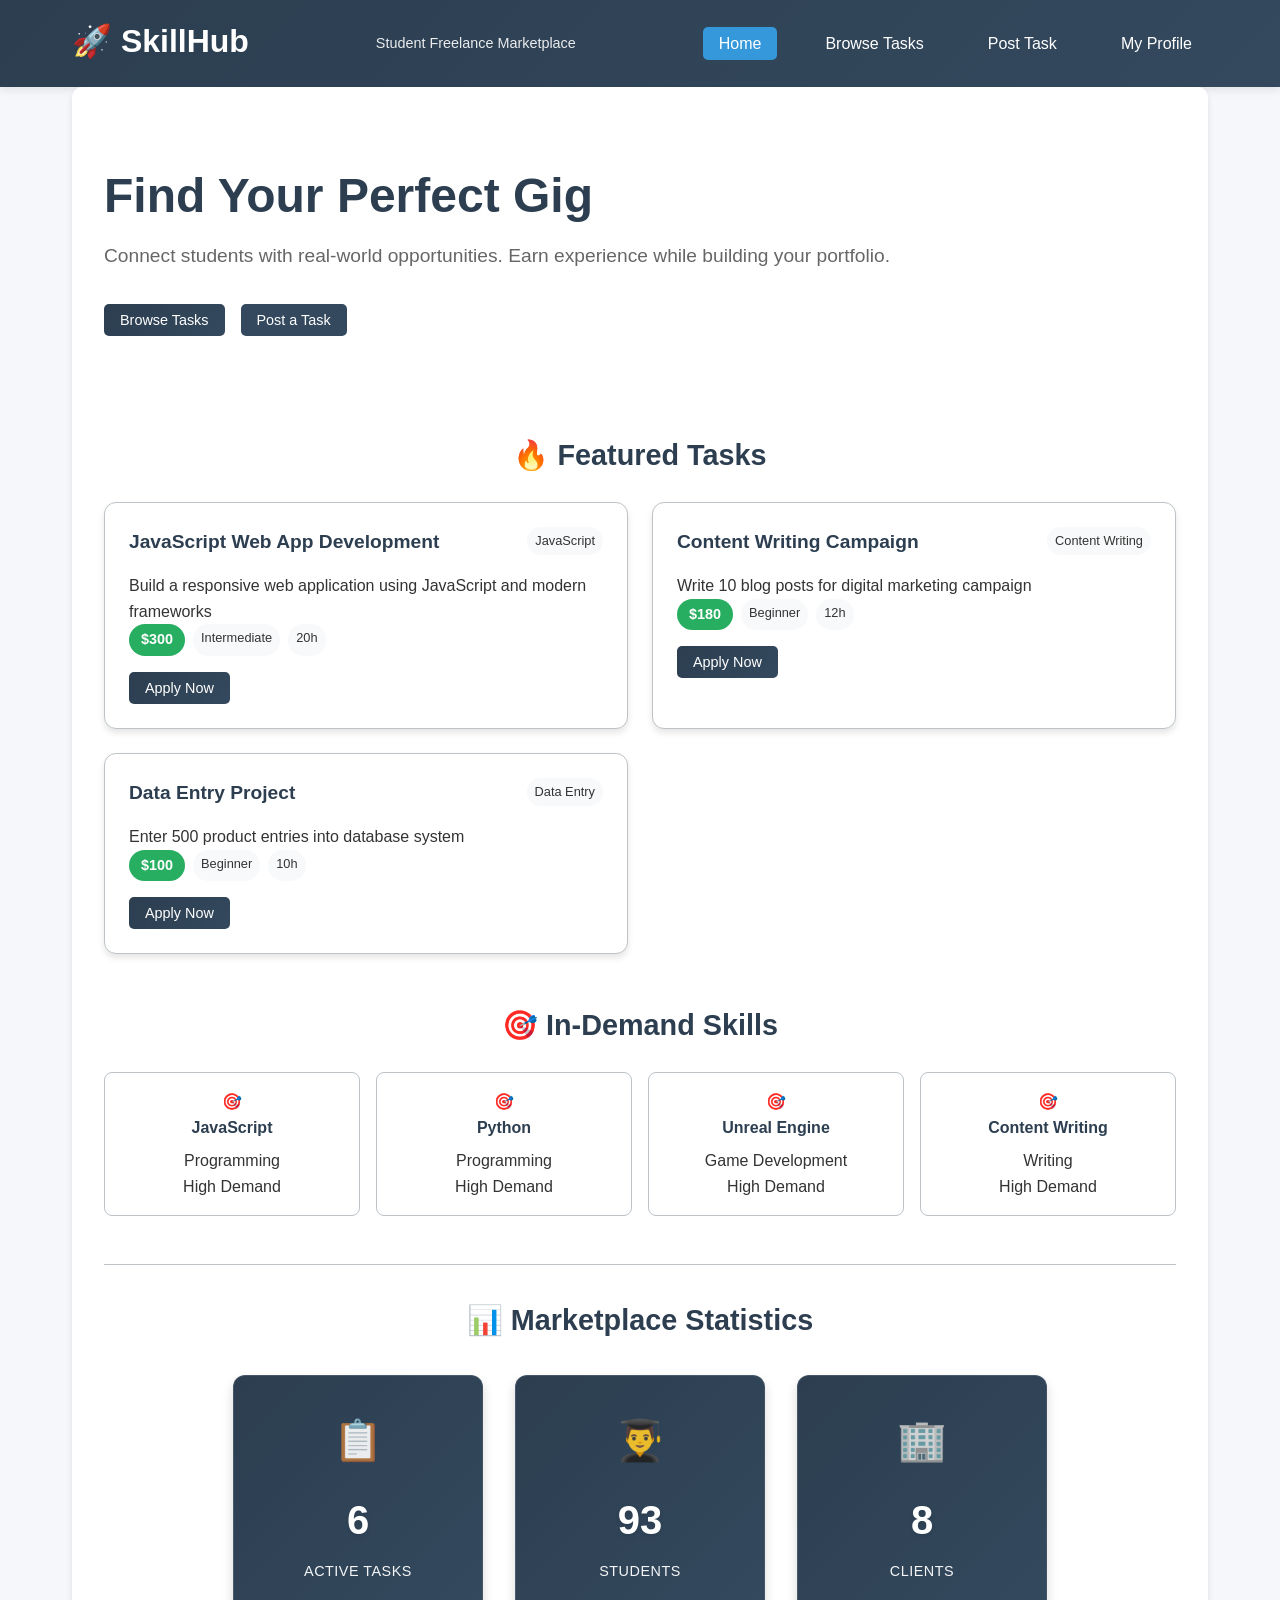
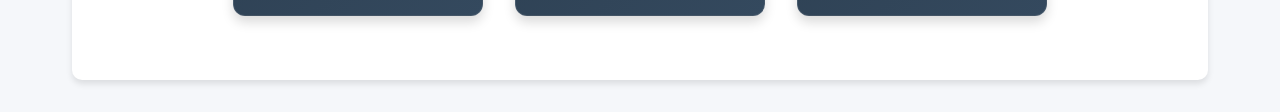
<file: index.html>
<!DOCTYPE html>
<html lang="en">
<head>
    <meta charset="UTF-8">
    <meta name="viewport" content="width=device-width, initial-scale=1.0">
    <title>SkillHub - Student Freelance Marketplace</title>
    <link rel="stylesheet" href="styles.css">
</head>
<body>
    <header>
        <nav class="navbar">
            <div class="nav-container">
                <h1 class="nav-title">🚀 SkillHub</h1>
                <p class="nav-subtitle">Student Freelance Marketplace</p>
                <ul class="nav-menu">
                    <li><a href="#home" class="nav-link active">Home</a></li>
                    <li><a href="#tasks" class="nav-link">Browse Tasks</a></li>
                    <li><a href="#post-task" class="nav-link">Post Task</a></li>
                    <li><a href="#profile" class="nav-link">My Profile</a></li>
                </ul>
            </div>
        </nav>
    </header>

    <main class="main-container">
        <!-- Hero Section -->
        <section id="home" class="section active">
            <div class="hero-section">
                <div class="hero-content">
                    <h1>Find Your Perfect Gig</h1>
                    <p>Connect students with real-world opportunities. Earn experience while building your portfolio.</p>
                    <div class="hero-buttons">
                        <button class="btn btn-primary btn-large" onclick="showSection('tasks')">Browse Tasks</button>
                        <button class="btn btn-secondary btn-large" onclick="showSection('post-task')">Post a Task</button>
                    </div>
                </div>
            </div>

            <!-- Featured Tasks -->
            <div class="featured-tasks">
                <h2>🔥 Featured Tasks</h2>
                <div class="task-grid" id="featured-tasks-grid">
                    <!-- Tasks will be populated by JavaScript -->
                </div>
            </div>

            <!-- Popular Skills -->
            <div class="popular-skills">
                <h2>🎯 In-Demand Skills</h2>
                <div class="skills-showcase" id="popular-skills-showcase">
                    <!-- Skills will be populated by JavaScript -->
                </div>
            </div>

            <!-- Statistics Section -->
            <div class="statistics-section">
                <h2>📊 Marketplace Statistics</h2>
                <div class="stats-horizontal">
                    <div class="stat-box">
                        <div class="stat-icon">📋</div>
                        <div class="stat-content">
                            <span class="stat-number" id="total-tasks">8</span>
                            <span class="stat-label">Active Tasks</span>
                        </div>
                    </div>
                    <div class="stat-box">
                        <div class="stat-icon">👨‍🎓</div>
                        <div class="stat-content">
                            <span class="stat-number" id="total-students">8</span>
                            <span class="stat-label">Students</span>
                        </div>
                    </div>
                    <div class="stat-box">
                        <div class="stat-icon">🏢</div>
                        <div class="stat-content">
                            <span class="stat-number" id="total-clients">8</span>
                            <span class="stat-label">Clients</span>
                        </div>
                    </div>
                </div>
            </div>
        </section>

        <!-- Browse Tasks Section -->
        <section id="tasks" class="section">
            <div class="tasks-header">
                <div>
                    <h2>📋 Browse Tasks</h2>
                    <p>Find opportunities that match your skills</p>
                </div>
                <div class="tasks-filters">
                    <select id="skill-filter" onchange="filterTasks()">
                        <option value="">All Skills</option>
                    </select>
                    <select id="budget-filter" onchange="filterTasks()">
                        <option value="">All Budgets</option>
                        <option value="0-50">$0 - $50</option>
                        <option value="50-150">$50 - $150</option>
                        <option value="150-300">$150 - $300</option>
                        <option value="300+">$300+</option>
                    </select>
                    <input type="text" id="task-search" placeholder="Search tasks..." onkeyup="filterTasks()">
                </div>
            </div>
            <div class="task-grid" id="tasks-grid">
                <!-- Tasks will be populated by JavaScript -->
            </div>
        </section>

        <!-- Post Task Section -->
        <section id="post-task" class="section">
            <div class="post-task-container">
                <h2>📝 Post a New Task</h2>
                <p>Get help from talented students for your project</p>
                <form id="post-task-form" class="task-form">
                    <div class="form-row">
                        <div class="form-group">
                            <label for="task-title">Task Title *</label>
                            <input type="text" id="task-title" name="title" required placeholder="e.g., Build a responsive website">
                        </div>
                        <div class="form-group">
                            <label for="task-budget">Budget ($) *</label>
                            <input type="number" id="task-budget" name="budget" required placeholder="e.g., 150" min="5">
                        </div>
                    </div>
                    <div class="form-group">
                        <label for="task-description">Description *</label>
                        <textarea id="task-description" name="description" rows="4" required placeholder="Describe what needs to be done..."></textarea>
                    </div>
                    <div class="form-row">
                        <div class="form-group">
                            <label for="task-skill">Required Skill *</label>
                            <input type="text" id="task-skill" name="skill" required placeholder="e.g., JavaScript, Python, C++, Unreal Engine">
                            <small class="form-hint">Popular skills: JavaScript, Python, C++, Unreal Engine, Graphic Design, Content Writing</small>
                        </div>
                        <div class="form-group">
                            <label for="task-deadline">Deadline *</label>
                            <input type="date" id="task-deadline" name="deadline" required>
                        </div>
                    </div>
                    <div class="form-group">
                        <label for="task-difficulty">Difficulty Level</label>
                        <select id="task-difficulty" name="difficulty">
                            <option value="Beginner">Beginner - Great for learning</option>
                            <option value="Intermediate">Intermediate - Some experience needed</option>
                            <option value="Advanced">Advanced - Expert level</option>
                        </select>
                    </div>
                    <div class="form-group">
                        <label for="task-hours">Estimated Hours</label>
                        <input type="number" id="task-hours" name="hours" placeholder="e.g., 10" min="1">
                    </div>
                    <div class="form-actions">
                        <button type="submit" class="btn btn-primary btn-large">Post Task</button>
                        <button type="button" class="btn btn-secondary" onclick="resetTaskForm()">Clear</button>
                    </div>
                </form>
            </div>
        </section>

        <!-- Profile Section -->
        <section id="profile" class="section">
            <div class="profile-container">
                <h2>👤 My Profile</h2>
                <div class="profile-content">
                    <div class="profile-sidebar">
                        <div class="profile-avatar">
                            <div class="avatar-placeholder">👤</div>
                            <h3>John Doe</h3>
                            <p>Computer Science Student</p>
                            <div class="profile-stats">
                                <div class="profile-stat">
                                    <span>5</span>
                                    <span>Tasks Completed</span>
                                </div>
                                <div class="profile-stat">
                                    <span>4.8</span>
                                    <span>Avg Rating</span>
                                </div>
                                <div class="profile-stat">
                                    <span>$750</span>
                                    <span>Total Earned</span>
                                </div>
                            </div>
                        </div>
                    </div>
                    <div class="profile-main">
                        <div class="profile-section">
                            <h3>🎯 My Skills</h3>
                            <div class="profile-skills" id="profile-skills">
                                <!-- Skills will be populated by JavaScript -->
                            </div>
                            <button class="btn btn-primary" onclick="showAddSkillForm()">Add Skill</button>
                        </div>
                        <div class="profile-section">
                            <h3>📋 My Applications</h3>
                            <div class="applications-list" id="my-applications">
                                <!-- Applications will be populated by JavaScript -->
                            </div>
                        </div>
                        <div class="profile-section">
                            <h3>⭐ My Reviews</h3>
                            <div class="reviews-list" id="my-reviews">
                                <!-- Reviews will be populated by JavaScript -->
                            </div>
                        </div>
                    </div>
                </div>
            </div>
        </section>

        <!-- Payment Section -->
        <section id="payment" class="section">
            <div class="payment-container">
                <h2>💳 Complete Payment</h2>
                <div class="payment-details">
                    <div class="payment-summary">
                        <h3>Payment Summary</h3>
                        <div class="payment-item">
                            <span>Task:</span>
                            <span id="payment-task-title">JavaScript Web App Development</span>
                        </div>
                        <div class="payment-item">
                            <span>Amount:</span>
                            <span class="payment-amount" id="payment-amount">$300.00</span>
                        </div>
                        <div class="payment-item">
                            <span>Service Fee:</span>
                            <span id="payment-fee">$15.00 (5%)</span>
                        </div>
                        <div class="payment-total">
                            <span>Total:</span>
                            <span class="payment-total-amount" id="payment-total">$315.00</span>
                        </div>
                    </div>
                </div>
                <form id="payment-form" class="payment-form">
                    <div class="form-group">
                        <label for="payment-method">Payment Method *</label>
                        <select id="payment-method" name="paymentMethod" required>
                            <option value="">Select payment method</option>
                            <option value="credit_card">💳 Credit Card</option>
                            <option value="debit_card">💳 Debit Card</option>
                            <option value="paypal">💰 PayPal</option>
                            <option value="bank_transfer">🏦 Bank Transfer</option>
                            <option value="stripe">💳 Stripe (Recommended)</option>
                        </select>
                    </div>
                    
                    <!-- Credit Card Fields -->
                    <div id="credit-card-fields" class="payment-fields">
                        <div class="form-row">
                            <div class="form-group">
                                <label for="card-number">Card Number *</label>
                                <input type="text" id="card-number" name="cardNumber" placeholder="1234 5678 9012 3456" maxlength="19">
                            </div>
                            <div class="form-group">
                                <label for="card-name">Cardholder Name *</label>
                                <input type="text" id="card-name" name="cardName" placeholder="John Doe">
                            </div>
                        </div>
                        <div class="form-row">
                            <div class="form-group">
                                <label for="card-expiry">Expiry Date *</label>
                                <input type="text" id="card-expiry" name="cardExpiry" placeholder="MM/YY" maxlength="5">
                            </div>
                            <div class="form-group">
                                <label for="card-cvv">CVV *</label>
                                <input type="text" id="card-cvv" name="cardCvv" placeholder="123" maxlength="4">
                            </div>
                        </div>
                    </div>
                    
                    <!-- PayPal Fields -->
                    <div id="paypal-fields" class="payment-fields" style="display: none;">
                        <div class="payment-info">
                            <p>You will be redirected to PayPal to complete your payment.</p>
                            <button type="button" class="btn btn-primary btn-large" onclick="processPayPalPayment()">
                                Continue with PayPal
                            </button>
                        </div>
                    </div>
                    
                    <div class="form-actions">
                        <button type="submit" class="btn btn-primary btn-large">Complete Payment</button>
                        <button type="button" class="btn btn-secondary" onclick="cancelPayment()">Cancel</button>
                    </div>
                </form>
            </div>
        </section>
    </main>

    <!-- Modal -->
    <div id="modal" class="modal">
        <div class="modal-content">
            <div class="modal-header">
                <span class="close" onclick="closeModal()">&times;</span>
                <h2 id="modal-title">Modal Title</h2>
            </div>
            <div id="modal-body" class="modal-body">
                <!-- Modal content will be inserted here -->
            </div>
        </div>
    </div>

    <script src="script.js"></script>
</body>
</html>
</file>
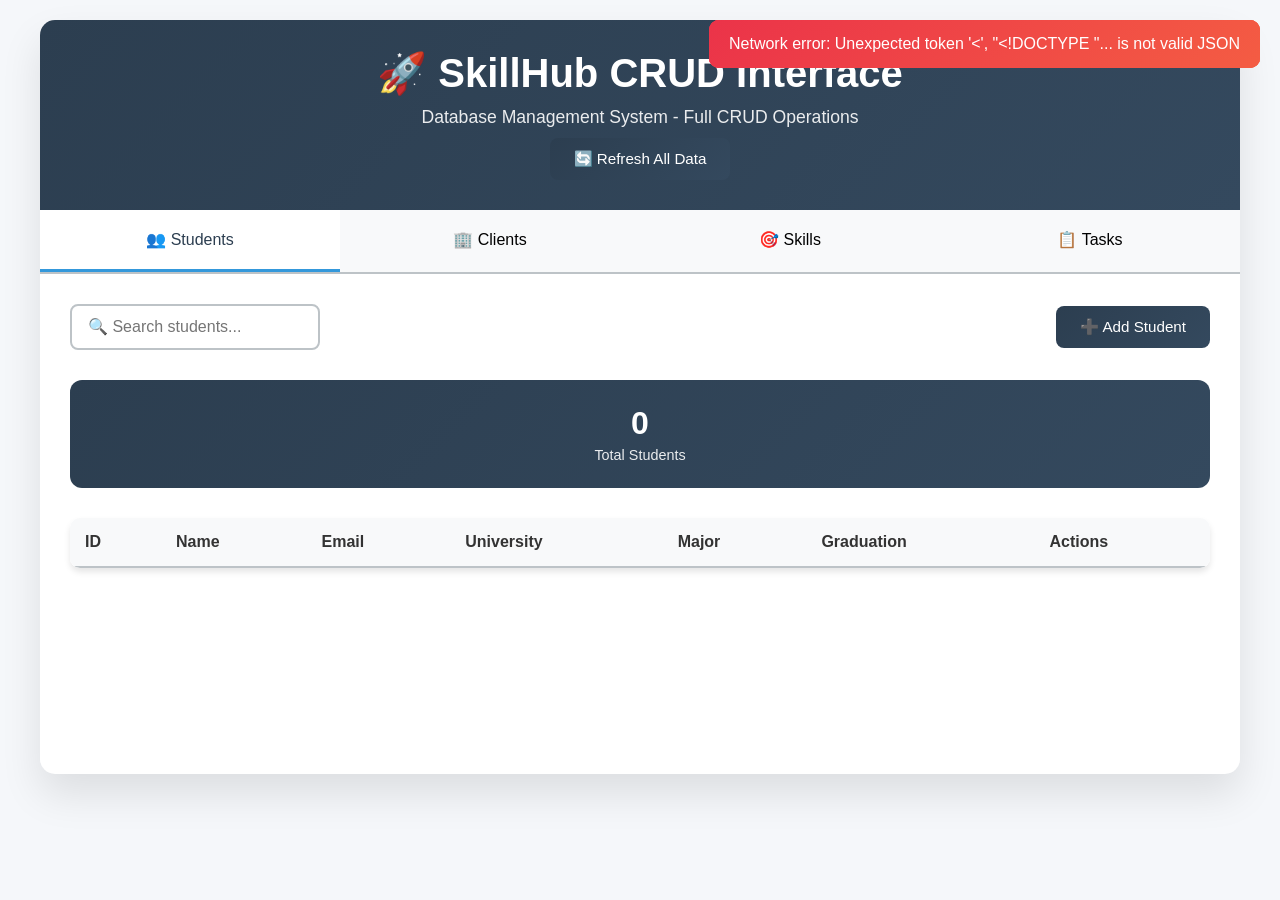
<file: crud_interface.html>
<!DOCTYPE html>
<html lang="en">
<head>
    <meta charset="UTF-8">
    <meta name="viewport" content="width=device-width, initial-scale=1.0">
    <title>SkillHub CRUD Interface - Database Management System</title>
    <style>
        * {
            margin: 0;
            padding: 0;
            box-sizing: border-box;
        }
        
        body {
            font-family: 'Segoe UI', Tahoma, Geneva, Verdana, sans-serif;
            background-color: #f5f7fa;
            min-height: 100vh;
            padding: 20px;
            color: #333;
        }
        
        .container {
            max-width: 1200px;
            margin: 0 auto;
            background: white;
            border-radius: 15px;
            box-shadow: 0 20px 40px rgba(0,0,0,0.1);
            overflow: hidden;
        }
        
        .header {
            background: linear-gradient(135deg, #2c3e50 0%, #34495e 100%);
            color: white;
            padding: 30px;
            text-align: center;
        }
        
        .header h1 {
            font-size: 2.5rem;
            margin-bottom: 10px;
        }
        
        .header p {
            font-size: 1.1rem;
            opacity: 0.9;
        }
        
        .tabs {
            display: flex;
            background: #f8f9fa;
            border-bottom: 2px solid #bdc3c7;
        }
        
        .tab {
            flex: 1;
            padding: 20px;
            background: none;
            border: none;
            cursor: pointer;
            font-size: 1rem;
            font-weight: 500;
            transition: all 0.3s ease;
            border-bottom: 3px solid transparent;
        }
        
        .tab:hover {
            background: #f8f9fa;
        }
        
        .tab.active {
            background: white;
            color: #2c3e50;
            border-bottom-color: #3498db;
        }
        
        .content {
            padding: 30px;
            min-height: 500px;
        }
        
        .tab-content {
            display: none;
        }
        
        .tab-content.active {
            display: block;
            animation: fadeIn 0.5s ease;
        }
        
        @keyframes fadeIn {
            from { opacity: 0; transform: translateY(20px); }
            to { opacity: 1; transform: translateY(0); }
        }
        
        .controls {
            display: flex;
            justify-content: space-between;
            align-items: center;
            margin-bottom: 30px;
            flex-wrap: wrap;
            gap: 15px;
        }
        
        .btn {
            padding: 12px 24px;
            border: none;
            border-radius: 8px;
            cursor: pointer;
            font-size: 0.95rem;
            font-weight: 500;
            transition: all 0.3s ease;
            text-decoration: none;
            display: inline-flex;
            align-items: center;
            gap: 8px;
        }
        
        .btn-primary {
            background: linear-gradient(135deg, #2c3e50 0%, #34495e 100%);
            color: white;
            border: none;
            padding: 12px 24px;
            border-radius: 8px;
            cursor: pointer;
            font-size: 0.95rem;
            font-weight: 500;
            transition: all 0.3s ease;
            text-decoration: none;
            display: inline-flex;
            align-items: center;
            gap: 8px;
        }
        
        .btn-primary:hover {
            transform: translateY(-2px);
            box-shadow: 0 8px 20px rgba(44, 62, 80, 0.3);
        }
        
        .btn-success {
            background: linear-gradient(135deg, #27ae60 0%, #2c3e50 100%);
            color: white;
        }
        
        .btn-danger {
            background: linear-gradient(135deg, #e74c3c 0%, #c0392b 100%);
            color: white;
        }
        
        .btn-warning {
            background: linear-gradient(135deg, #f39c12 0%, #e74c3c 100%);
            color: white;
        }
        
        .search-box {
            display: flex;
            gap: 10px;
            align-items: center;
        }
        
        .search-box input {
            padding: 12px 16px;
            border: 2px solid #bdc3c7;
            border-radius: 8px;
            font-size: 1rem;
            width: 250px;
            transition: border-color 0.3s ease;
        }
        
        .search-box input:focus {
            outline: none;
            border-color: #3498db;
            box-shadow: 0 0 0 3px rgba(52, 152, 219, 0.1);
        }
        
        .table-container {
            overflow-x: auto;
            border-radius: 10px;
            box-shadow: 0 4px 6px rgba(0,0,0,0.1);
        }
        
        table {
            width: 100%;
            border-collapse: collapse;
            background: white;
        }
        
        th, td {
            padding: 15px;
            text-align: left;
            border-bottom: 1px solid #e9ecef;
        }
        
        th {
            background: #f8f9fa;
            color: #333;
            font-weight: 600;
            text-align: left;
            padding: 15px;
            border-bottom: 2px solid #bdc3c7;
        }

        td {
            padding: 15px;
            text-align: left;
            border-bottom: 1px solid #bdc3c7;
        }

        tr:hover {
            background: #f8f9fa;
        }
        
        .modal {
            display: none;
            position: fixed;
            top: 0;
            left: 0;
            width: 100%;
            height: 100%;
            background: rgba(0,0,0,0.5);
            z-index: 1000;
            justify-content: center;
            align-items: center;
        }
        
        .modal.active {
            display: flex;
        }
        
        .modal-content {
            background: white;
            padding: 40px;
            border-radius: 15px;
            border: 1px solid #bdc3c7;
            box-shadow: 0 4px 6px rgba(0,0,0,0.1);
            max-height: 80vh;
            overflow-y: auto;
            animation: slideIn 0.3s ease;
        }
        
        @keyframes slideIn {
            from { transform: translateY(-50px); opacity: 0; }
            to { transform: translateY(0); opacity: 1; }
        }
        
        .modal-header {
            display: flex;
            justify-content: space-between;
            align-items: center;
            margin-bottom: 30px;
            padding-bottom: 20px;
            border-bottom: 2px solid #e9ecef;
        }
        
        .modal-header h2 {
            color: #333;
            font-size: 1.5rem;
        }
        
        .close-btn {
            background: none;
            border: none;
            font-size: 1.5rem;
            cursor: pointer;
            color: #999;
            transition: color 0.3s ease;
        }
        
        .close-btn:hover {
            color: #333;
        }
        
        .form-group {
            margin-bottom: 20px;
        }
        
        .form-group label {
            display: block;
            margin-bottom: 8px;
            font-weight: 500;
            color: #333;
        }
        
        .form-group input,
        .form-group select,
        .form-group textarea {
            width: 100%;
            padding: 12px 16px;
            border: 2px solid #e9ecef;
            border-radius: 8px;
            font-size: 1rem;
            transition: border-color 0.3s ease;
        }
        
        .form-group input:focus,
        .form-group select:focus,
        .form-group textarea:focus {
            outline: none;
            border-color: #667eea;
        }
        
        .form-group textarea {
            resize: vertical;
            min-height: 100px;
        }
        
        .form-actions {
            display: flex;
            gap: 10px;
            justify-content: flex-end;
            margin-top: 30px;
        }
        
        .notification {
            position: fixed;
            top: 20px;
            right: 20px;
            padding: 15px 20px;
            border-radius: 10px;
            color: white;
            font-weight: 500;
            z-index: 2000;
            animation: slideInRight 0.3s ease;
        }
        
        .notification.success {
            background: linear-gradient(135deg, #11998e 0%, #38ef7d 100%);
        }
        
        .notification.error {
            background: linear-gradient(135deg, #eb3349 0%, #f45c43 100%);
        }
        
        @keyframes slideInRight {
            from { transform: translateX(100%); }
            to { transform: translateX(0); }
        }
        
        .stats {
            display: grid;
            grid-template-columns: repeat(auto-fit, minmax(200px, 1fr));
            gap: 20px;
            margin-bottom: 30px;
        }
        
        .stat-card {
            background: linear-gradient(135deg, #2c3e50 0%, #34495e 100%);
            color: white;
            padding: 25px;
            border-radius: 12px;
            text-align: center;
        }
        
        .stat-number {
            font-size: 2rem;
            font-weight: bold;
            margin-bottom: 5px;
        }
        
        .stat-label {
            font-size: 0.9rem;
            opacity: 0.9;
        }
        
        @media (max-width: 768px) {
            .controls {
                flex-direction: column;
                align-items: stretch;
            }
            
            .search-box {
                width: 100%;
            }
            
            .search-box input {
                width: 100%;
            }
            
            .tabs {
                flex-direction: column;
            }
            
            .stats {
                grid-template-columns: 1fr;
            }
        }
    </style>
</head>
<body>
    <div class="container">
        <div class="header">
            <h1>🚀 SkillHub CRUD Interface</h1>
            <p>Database Management System - Full CRUD Operations</p>
            <button class="btn btn-primary" onclick="loadAllData()" style="margin-top: 10px;">🔄 Refresh All Data</button>
        </div>
        
        <div class="tabs">
            <button class="tab active" onclick="showTab('students')">👥 Students</button>
            <button class="tab" onclick="showTab('clients')">🏢 Clients</button>
            <button class="tab" onclick="showTab('skills')">🎯 Skills</button>
            <button class="tab" onclick="showTab('tasks')">📋 Tasks</button>
        </div>
        
        <div class="content">
            <!-- Students Tab -->
            <div id="students-tab" class="tab-content active">
                <div class="controls">
                    <div class="search-box">
                        <input type="text" placeholder="🔍 Search students..." onkeyup="searchStudents(this.value)">
                    </div>
                    <button class="btn btn-primary" onclick="openStudentModal()">
                        ➕ Add Student
                    </button>
                </div>
                
                <div class="stats">
                    <div class="stat-card">
                        <div class="stat-number" id="student-count">0</div>
                        <div class="stat-label">Total Students</div>
                    </div>
                </div>
                
                <div class="table-container">
                    <table id="students-table">
                        <thead>
                            <tr>
                                <th>ID</th>
                                <th>Name</th>
                                <th>Email</th>
                                <th>University</th>
                                <th>Major</th>
                                <th>Graduation</th>
                                <th>Actions</th>
                            </tr>
                        </thead>
                        <tbody id="students-tbody">
                            <!-- Data will be loaded here -->
                        </tbody>
                    </table>
                </div>
            </div>
            
            <!-- Clients Tab -->
            <div id="clients-tab" class="tab-content">
                <div class="controls">
                    <div class="search-box">
                        <input type="text" placeholder="🔍 Search clients..." onkeyup="searchClients(this.value)">
                    </div>
                    <button class="btn btn-primary" onclick="openClientModal()">
                        ➕ Add Client
                    </button>
                </div>
                
                <div class="stats">
                    <div class="stat-card">
                        <div class="stat-number" id="client-count">0</div>
                        <div class="stat-label">Total Clients</div>
                    </div>
                </div>
                
                <div class="table-container">
                    <table id="clients-table">
                        <thead>
                            <tr>
                                <th>ID</th>
                                <th>Company</th>
                                <th>Contact Person</th>
                                <th>Email</th>
                                <th>Business Type</th>
                                <th>Actions</th>
                            </tr>
                        </thead>
                        <tbody id="clients-tbody">
                            <!-- Data will be loaded here -->
                        </tbody>
                    </table>
                </div>
            </div>
            
            <!-- Skills Tab -->
            <div id="skills-tab" class="tab-content">
                <div class="controls">
                    <div class="search-box">
                        <input type="text" placeholder="🔍 Search skills..." onkeyup="searchSkills(this.value)">
                    </div>
                    <button class="btn btn-primary" onclick="openSkillModal()">
                        ➕ Add Skill
                    </button>
                </div>
                
                <div class="stats">
                    <div class="stat-card">
                        <div class="stat-number" id="skill-count">0</div>
                        <div class="stat-label">Total Skills</div>
                    </div>
                </div>
                
                <div class="table-container">
                    <table id="skills-table">
                        <thead>
                            <tr>
                                <th>ID</th>
                                <th>Skill Name</th>
                                <th>Category</th>
                                <th>Demand</th>
                                <th>Students</th>
                                <th>Actions</th>
                            </tr>
                        </thead>
                        <tbody id="skills-tbody">
                            <!-- Data will be loaded here -->
                        </tbody>
                    </table>
                </div>
            </div>
            
            <!-- Tasks Tab -->
            <div id="tasks-tab" class="tab-content">
                <div class="controls">
                    <div class="search-box">
                        <input type="text" placeholder="🔍 Search tasks..." onkeyup="searchTasks(this.value)">
                    </div>
                    <button class="btn btn-primary" onclick="openTaskModal()">
                        ➕ Add Task
                    </button>
                </div>
                
                <div class="stats">
                    <div class="stat-card">
                        <div class="stat-number" id="task-count">0</div>
                        <div class="stat-label">Total Tasks</div>
                    </div>
                </div>
                
                <div class="table-container">
                    <table id="tasks-table">
                        <thead>
                            <tr>
                                <th>ID</th>
                                <th>Title</th>
                                <th>Budget</th>
                                <th>Skill</th>
                                <th>Difficulty</th>
                                <th>Client</th>
                                <th>Status</th>
                                <th>Actions</th>
                            </tr>
                        </thead>
                        <tbody id="tasks-tbody">
                            <!-- Data will be loaded here -->
                        </tbody>
                    </table>
                </div>
            </div>
        </div>
    </div>
    
    <!-- Student Modal -->
    <div id="student-modal" class="modal">
        <div class="modal-content">
            <div class="modal-header">
                <h2 id="student-modal-title">Add Student</h2>
                <button class="close-btn" onclick="closeModal('student-modal')">&times;</button>
            </div>
            <form id="student-form">
                <input type="hidden" id="student-id" name="id">
                
                <div class="form-group">
                    <label for="student-first-name">First Name *</label>
                    <input type="text" id="student-first-name" name="first_name" required>
                </div>
                
                <div class="form-group">
                    <label for="student-last-name">Last Name *</label>
                    <input type="text" id="student-last-name" name="last_name" required>
                </div>
                
                <div class="form-group">
                    <label for="student-email">Email *</label>
                    <input type="email" id="student-email" name="email" required>
                </div>
                
                <div class="form-group">
                    <label for="student-phone">Phone</label>
                    <input type="tel" id="student-phone" name="phone">
                </div>
                
                <div class="form-group">
                    <label for="student-university">University *</label>
                    <input type="text" id="student-university" name="university" required>
                </div>
                
                <div class="form-group">
                    <label for="student-major">Major *</label>
                    <input type="text" id="student-major" name="major" required>
                </div>
                
                <div class="form-group">
                    <label for="student-graduation">Graduation Year *</label>
                    <input type="number" id="student-graduation" name="graduation_year" min="2020" max="2030" required>
                </div>
                
                <div class="form-actions">
                    <button type="button" class="btn" onclick="closeModal('student-modal')">Cancel</button>
                    <button type="submit" class="btn btn-primary">Save Student</button>
                </div>
            </form>
        </div>
    </div>
    
    <!-- Client Modal -->
    <div id="client-modal" class="modal">
        <div class="modal-content">
            <div class="modal-header">
                <h2 id="client-modal-title">Add Client</h2>
                <button class="close-btn" onclick="closeModal('client-modal')">&times;</button>
            </div>
            <form id="client-form">
                <input type="hidden" id="client-id" name="id">
                
                <div class="form-group">
                    <label for="client-company">Company Name *</label>
                    <input type="text" id="client-company" name="company_name" required>
                </div>
                
                <div class="form-group">
                    <label for="client-contact">Contact Person *</label>
                    <input type="text" id="client-contact" name="contact_person" required>
                </div>
                
                <div class="form-group">
                    <label for="client-email">Email *</label>
                    <input type="email" id="client-email" name="email" required>
                </div>
                
                <div class="form-group">
                    <label for="client-phone">Phone</label>
                    <input type="tel" id="client-phone" name="phone">
                </div>
                
                <div class="form-group">
                    <label for="client-business">Business Type *</label>
                    <select id="client-business" name="business_type" required>
                        <option value="">Select Business Type</option>
                        <option value="Technology">Technology</option>
                        <option value="Consulting">Consulting</option>
                        <option value="Education">Education</option>
                        <option value="Retail">Retail</option>
                        <option value="Healthcare">Healthcare</option>
                        <option value="Finance">Finance</option>
                        <option value="Other">Other</option>
                    </select>
                </div>
                
                <div class="form-actions">
                    <button type="button" class="btn" onclick="closeModal('client-modal')">Cancel</button>
                    <button type="submit" class="btn btn-primary">Save Client</button>
                </div>
            </form>
        </div>
    </div>
    
    <!-- Skill Modal -->
    <div id="skill-modal" class="modal">
        <div class="modal-content">
            <div class="modal-header">
                <h2 id="skill-modal-title">Add Skill</h2>
                <button class="close-btn" onclick="closeModal('skill-modal')">&times;</button>
            </div>
            <form id="skill-form">
                <input type="hidden" id="skill-id" name="id">
                
                <div class="form-group">
                    <label for="skill-name">Skill Name *</label>
                    <input type="text" id="skill-name" name="skill-name" required>
                </div>
                
                <div class="form-group">
                    <label for="skill-category">Category *</label>
                    <input type="text" id="skill-category" name="skill-category" required>
                </div>
                
                <div class="form-group">
                    <label for="skill-demand">Demand Level *</label>
                    <select id="skill-demand" name="skill-demand" required>
                        <option value="">Select Demand Level</option>
                        <option value="Low">Low</option>
                        <option value="Medium">Medium</option>
                        <option value="High">High</option>
                    </select>
                </div>
                
                <div class="form-actions">
                    <button type="button" class="btn" onclick="closeModal('skill-modal')">Cancel</button>
                    <button type="submit" class="btn btn-primary">Save Skill</button>
                </div>
            </form>
        </div>
    </div>
    
    <!-- Task Modal -->
    <div id="task-modal" class="modal">
        <div class="modal-content">
            <div class="modal-header">
                <h2 id="task-modal-title">Add Task</h2>
                <button class="close-btn" onclick="closeModal('task-modal')">&times;</button>
            </div>
            <form id="task-form">
                <input type="hidden" id="task-id">
                
                <div class="form-group">
                    <label for="task-title">Title *</label>
                    <input type="text" id="task-title" required>
                </div>
                
                <div class="form-group">
                    <label for="task-description">Description *</label>
                    <textarea id="task-description" required></textarea>
                </div>
                
                <div class="form-group">
                    <label for="task-budget">Budget ($) *</label>
                    <input type="number" id="task-budget" min="0" step="0.01" required>
                </div>
                
                <div class="form-group">
                    <label for="task-skill">Required Skill *</label>
                    <input type="text" id="task-skill" required>
                </div>
                
                <div class="form-group">
                    <label for="task-difficulty">Difficulty *</label>
                    <select id="task-difficulty" required>
                        <option value="">Select Difficulty</option>
                        <option value="Beginner">Beginner</option>
                        <option value="Intermediate">Intermediate</option>
                        <option value="Advanced">Advanced</option>
                    </select>
                </div>
                
                <div class="form-group">
                    <label for="task-deadline">Deadline *</label>
                    <input type="date" id="task-deadline" required>
                </div>
                
                <div class="form-group">
                    <label for="task-hours">Estimated Hours *</label>
                    <input type="number" id="task-hours" min="1" required>
                </div>
                
                <div class="form-group">
                    <label for="task-client">Client *</label>
                    <select id="task-client" required>
                        <option value="">Select Client</option>
                    </select>
                </div>
                
                <div class="form-actions">
                    <button type="button" class="btn" onclick="closeModal('task-modal')">Cancel</button>
                    <button type="submit" class="btn btn-primary">Save Task</button>
                </div>
            </form>
        </div>
    </div>
    
    <script>
        // Global variables
        let currentData = {
            students: [],
            clients: [],
            skills: [],
            tasks: []
        };
        
        let currentTab = 'students';
        
        // Initialize
        document.addEventListener('DOMContentLoaded', function() {
            loadAllData();
            setupFormHandlers();
        });
        
        // Tab switching
        function showTab(tabName) {
            // Hide all tabs
            document.querySelectorAll('.tab-content').forEach(tab => {
                tab.classList.remove('active');
            });
            document.querySelectorAll('.tab').forEach(tab => {
                tab.classList.remove('active');
            });
            
            // Show selected tab
            document.getElementById(tabName + '-tab').classList.add('active');
            event.target.classList.add('active');
            currentTab = tabName;
        }
        
        // Load data from API
        async function loadAllData() {
            await loadData('students');
            await loadData('clients');
            await loadData('skills');
            await loadData('tasks');
            await loadClientsForTask();
        }
        
        async function loadData(entity) {
            try {
                console.log(`[DEBUG] Loading data for entity: ${entity}`);
                const response = await fetch(`/?entity=${entity}&action=read`);
                const result = await response.json();
                console.log(`[DEBUG] Load result for ${entity}:`, result);
                
                if (result.success) {
                    currentData[entity] = result.data;
                    console.log(`[DEBUG] Updated currentData for ${entity}:`, currentData[entity]);
                    renderTable(entity);
                    updateStats(entity);
                    console.log(`[DEBUG] Successfully rendered table for ${entity}`);
                } else {
                    showNotification('Error loading ' + entity + ': ' + result.message, 'error');
                }
            } catch (error) {
                console.error(`[DEBUG] Network error loading ${entity}:`, error);
                showNotification('Network error: ' + error.message, 'error');
            }
        }
        
        // Render tables
        function renderTable(entity) {
            console.log(`[DEBUG] Rendering table for entity: ${entity}`);
            const tbody = document.getElementById(entity + '-tbody');
            console.log(`[DEBUG] Found tbody element:`, tbody);
            tbody.innerHTML = '';
            
            console.log(`[DEBUG] Number of items to render: ${currentData[entity].length}`);
            currentData[entity].forEach(item => {
                const row = document.createElement('tr');
                row.innerHTML = getRowHTML(entity, item);
                tbody.appendChild(row);
            });
            console.log(`[DEBUG] Finished rendering table for ${entity}`);
        }
        
        function getRowHTML(entity, item) {
            switch(entity) {
                case 'students':
                    return `
                        <td>${item.student_id}</td>
                        <td>${item.first_name} ${item.last_name}</td>
                        <td>${item.email}</td>
                        <td>${item.university}</td>
                        <td>${item.major}</td>
                        <td>${item.graduation_year}</td>
                        <td>
                            <button class="btn btn-warning" onclick="editStudent(${item.student_id})">✏️</button>
                            <button class="btn btn-danger" onclick="deleteStudent(${item.student_id})">🗑️</button>
                        </td>
                    `;
                    
                case 'clients':
                    return `
                        <td>${item.client_id}</td>
                        <td>${item.company_name}</td>
                        <td>${item.contact_person}</td>
                        <td>${item.email}</td>
                        <td>${item.business_type}</td>
                        <td>
                            <button class="btn btn-warning" onclick="editClient(${item.client_id})">✏️</button>
                            <button class="btn btn-danger" onclick="deleteClient(${item.client_id})">🗑️</button>
                        </td>
                    `;
                    
                case 'skills':
                    return `
                        <td>${item.skill_id}</td>
                        <td>${item.skill_name}</td>
                        <td>${item.category}</td>
                        <td><span class="badge ${item.demand_level ? item.demand_level.toLowerCase() : 'medium'}">${item.demand_level || 'Medium'}</span></td>
                        <td>${item.students_count || 0}</td>
                        <td>
                            <button class="btn btn-warning" onclick="editSkill(${item.skill_id})">✏️</button>
                            <button class="btn btn-danger" onclick="deleteSkill(${item.skill_id})">🗑️</button>
                        </td>
                    `;
                    
                case 'tasks':
                    return `
                        <td>${item.task_id}</td>
                        <td>${item.title}</td>
                        <td>$${item.budget}</td>
                        <td>${item.skill_required || item.required_skill_id}</td>
                        <td><span class="badge ${item.difficulty_level ? item.difficulty_level.toLowerCase() : 'medium'}">${item.difficulty_level || 'Medium'}</span></td>
                        <td>${item.deadline}</td>
                        <td>${item.estimated_hours}h</td>
                        <td>
                            <button class="btn btn-warning" onclick="editTask(${item.task_id})">✏️</button>
                            <button class="btn btn-danger" onclick="deleteTask(${item.task_id})">🗑️</button>
                        </td>
                    `;
            }
        }
        
        // Update statistics
        function updateStats(entity) {
            // Handle singular/plural mismatch for element IDs
            let elementId = entity + '-count';
            if (entity === 'students') {
                elementId = 'student-count'; // HTML uses singular ID
            } else if (entity === 'clients') {
                elementId = 'client-count'; // HTML uses singular ID
            } else if (entity === 'skills') {
                elementId = 'skill-count'; // HTML uses singular ID
            } else if (entity === 'tasks') {
                elementId = 'task-count'; // HTML uses singular ID
            }
            
            const countElement = document.getElementById(elementId);
            if (countElement) {
                countElement.textContent = currentData[entity].length;
                console.log(`[DEBUG] Updated ${elementId} to ${currentData[entity].length}`);
            } else {
                console.log(`[DEBUG] Element not found: ${elementId}`);
            }
        }
        
        // Search functionality
        function searchStudents(query) {
            const filtered = currentData.students.filter(student => 
                student.first_name.toLowerCase().includes(query.toLowerCase()) ||
                student.last_name.toLowerCase().includes(query.toLowerCase()) ||
                student.email.toLowerCase().includes(query.toLowerCase()) ||
                student.university.toLowerCase().includes(query.toLowerCase()) ||
                student.major.toLowerCase().includes(query.toLowerCase())
            );
            renderFilteredTable('students', filtered);
        }
        
        function searchClients(query) {
            const filtered = currentData.clients.filter(client => 
                client.company_name.toLowerCase().includes(query.toLowerCase()) ||
                client.contact_person.toLowerCase().includes(query.toLowerCase()) ||
                client.email.toLowerCase().includes(query.toLowerCase()) ||
                client.business_type.toLowerCase().includes(query.toLowerCase())
            );
            renderFilteredTable('clients', filtered);
        }
        
        function searchSkills(query) {
            const filtered = currentData.skills.filter(skill => 
                (skill.skill_name && skill.skill_name.toLowerCase().includes(query.toLowerCase())) ||
                (skill.category && skill.category.toLowerCase().includes(query.toLowerCase())) ||
                (skill.demand_level && skill.demand_level.toLowerCase().includes(query.toLowerCase()))
            );
            renderFilteredTable('skills', filtered);
        }
        
        function searchTasks(query) {
            const filtered = currentData.tasks.filter(task => 
                (task.title && task.title.toLowerCase().includes(query.toLowerCase())) ||
                (task.description && task.description.toLowerCase().includes(query.toLowerCase())) ||
                (task.skill_required && task.skill_required.toLowerCase().includes(query.toLowerCase())) ||
                (task.required_skill_id && task.required_skill_id.toString().includes(query))
            );
            renderFilteredTable('tasks', filtered);
        }
        
        function renderFilteredTable(entity, filteredData) {
            const tbody = document.getElementById(entity + '-tbody');
            tbody.innerHTML = '';
            
            filteredData.forEach(item => {
                const row = document.createElement('tr');
                row.innerHTML = getRowHTML(entity, item);
                tbody.appendChild(row);
            });
        }
        
        // Modal functions
        function openStudentModal(studentId = null) {
            const modal = document.getElementById('student-modal');
            const form = document.getElementById('student-form');
            const title = document.getElementById('student-modal-title');
            
            if (studentId) {
                const student = currentData.students.find(s => s.student_id === studentId);
                title.textContent = 'Edit Student';
                document.getElementById('student-id').value = student.student_id;
                document.getElementById('student-first-name').value = student.first_name;
                document.getElementById('student-last-name').value = student.last_name;
                document.getElementById('student-email').value = student.email;
                document.getElementById('student-phone').value = student.phone || '';
                document.getElementById('student-university').value = student.university;
                document.getElementById('student-major').value = student.major;
                document.getElementById('student-graduation').value = student.graduation_year;
            } else {
                title.textContent = 'Add Student';
                form.reset();
            }
            
            modal.classList.add('active');
        }
        
        function openClientModal(clientId = null) {
            const modal = document.getElementById('client-modal');
            const form = document.getElementById('client-form');
            const title = document.getElementById('client-modal-title');
            
            if (clientId) {
                const client = currentData.clients.find(c => c.client_id === clientId);
                title.textContent = 'Edit Client';
                document.getElementById('client-id').value = client.client_id;
                document.getElementById('client-company').value = client.company_name;
                document.getElementById('client-contact').value = client.contact_person;
                document.getElementById('client-email').value = client.email;
                document.getElementById('client-phone').value = client.phone || '';
                document.getElementById('client-business').value = client.business_type;
            } else {
                title.textContent = 'Add Client';
                form.reset();
            }
            
            modal.classList.add('active');
        }
        
        function openSkillModal(skillId = null) {
            const modal = document.getElementById('skill-modal');
            const form = document.getElementById('skill-form');
            const title = document.getElementById('skill-modal-title');
            
            if (skillId) {
                const skill = currentData.skills.find(s => s.skill_id === skillId);
                title.textContent = 'Edit Skill';
                document.getElementById('skill-id').value = skill.skill_id;
                document.getElementById('skill-name').value = skill.skill_name;
                document.getElementById('skill-category').value = skill.category;
                document.getElementById('skill-demand').value = skill.demand_level || 'Medium';
            } else {
                title.textContent = 'Add Skill';
                form.reset();
            }
            
            modal.classList.add('active');
        }
        
        function openTaskModal(taskId = null) {
            const modal = document.getElementById('task-modal');
            const form = document.getElementById('task-form');
            const title = document.getElementById('task-modal-title');
            
            if (taskId) {
                const task = currentData.tasks.find(t => t.task_id === taskId);
                title.textContent = 'Edit Task';
                document.getElementById('task-id').value = task.task_id;
                document.getElementById('task-title').value = task.title;
                document.getElementById('task-description').value = task.description;
                document.getElementById('task-budget').value = task.budget;
                document.getElementById('task-skill').value = task.skill_required || task.required_skill_id;
                document.getElementById('task-difficulty').value = task.difficulty_level || 'Medium';
                document.getElementById('task-deadline').value = task.deadline;
                document.getElementById('task-hours').value = task.estimated_hours;
                document.getElementById('task-client').value = task.client_id;
            } else {
                title.textContent = 'Add Task';
                form.reset();
            }
            
            modal.classList.add('active');
        }
        
        function closeModal(modalId) {
            document.getElementById(modalId).classList.remove('active');
        }
        
        // CRUD operations
        async function saveStudent(formData) {
            const action = formData.get('id') ? 'update' : 'create';
            console.log(`[DEBUG] Saving student with action: ${action}`);
            const response = await fetch('/', {
                method: 'POST',
                headers: { 'Content-Type': 'application/x-www-form-urlencoded' },
                body: new URLSearchParams({
                    action: action,
                    entity: 'students',
                    ...Object.fromEntries(formData)
                })
            });
            
            const result = await response.json();
            console.log(`[DEBUG] Save student result:`, result);
            if (result.success) {
                showNotification(result.message, 'success');
                closeModal('student-modal');
                console.log(`[DEBUG] About to load students data after save`);
                await loadData('students');
                console.log(`[DEBUG] Finished loading students data after save`);
            } else {
                showNotification(result.message, 'error');
            }
        }
        
        async function saveClient(formData) {
            const action = formData.get('id') ? 'update' : 'create';
            const response = await fetch('/', {
                method: 'POST',
                headers: { 'Content-Type': 'application/x-www-form-urlencoded' },
                body: new URLSearchParams({
                    action: action,
                    entity: 'clients',
                    ...Object.fromEntries(formData)
                })
            });
            
            const result = await response.json();
            if (result.success) {
                showNotification(result.message, 'success');
                closeModal('client-modal');
                loadData('clients');
                loadClientsForTask();
            } else {
                showNotification(result.message, 'error');
            }
        }
        
        async function saveSkill(formData) {
            const action = formData.get('id') ? 'update' : 'create';
            console.log(`[DEBUG] Saving skill with action: ${action}`);
            console.log(`[DEBUG] Form data:`, Object.fromEntries(formData));
            const response = await fetch('/', {
                method: 'POST',
                headers: { 'Content-Type': 'application/x-www-form-urlencoded' },
                body: new URLSearchParams({
                    action: action,
                    entity: 'skills',
                    'skill-name': formData.get('skill-name'),
                    'skill-category': formData.get('skill-category'),
                    'description': formData.get('skill-demand') || ''  // Map demand to description
                })
            });
            
            console.log(`[DEBUG] Save skill response status: ${response.status}`);
            const result = await response.json();
            console.log(`[DEBUG] Save skill result:`, result);
            if (result.success) {
                showNotification(result.message, 'success');
                closeModal('skill-modal');
                loadData('skills');
            } else {
                showNotification(result.message, 'error');
            }
        }
        
        async function saveTask(formData) {
            const action = formData.get('id') ? 'update' : 'create';
            const response = await fetch('/', {
                method: 'POST',
                headers: { 'Content-Type': 'application/x-www-form-urlencoded' },
                body: new URLSearchParams({
                    action: action,
                    entity: 'tasks',
                    ...Object.fromEntries(formData)
                })
            });
            
            const result = await response.json();
            if (result.success) {
                showNotification(result.message, 'success');
                closeModal('task-modal');
                loadData('tasks');
            } else {
                showNotification(result.message, 'error');
            }
        }
        
        async function deleteStudent(id) {
            if (confirm('Are you sure you want to delete this student?')) {
                const response = await fetch('/', {
                    method: 'POST',
                    headers: { 'Content-Type': 'application/x-www-form-urlencoded' },
                    body: new URLSearchParams({
                        action: 'delete',
                        entity: 'students',
                        id: id
                    })
                });
                
                const result = await response.json();
                if (result.success) {
                    showNotification(result.message, 'success');
                    loadData('students');
                } else {
                    showNotification(result.message, 'error');
                }
            }
        }
        
        async function deleteClient(id) {
            if (confirm('Are you sure you want to delete this client?')) {
                const response = await fetch('/', {
                    method: 'POST',
                    headers: { 'Content-Type': 'application/x-www-form-urlencoded' },
                    body: new URLSearchParams({
                        action: 'delete',
                        entity: 'clients',
                        id: id
                    })
                });
                
                const result = await response.json();
                if (result.success) {
                    showNotification(result.message, 'success');
                    loadData('clients');
                    loadClientsForTask();
                } else {
                    showNotification(result.message, 'error');
                }
            }
        }
        
        async function deleteSkill(id) {
            if (confirm('Are you sure you want to delete this skill?')) {
                const response = await fetch('/', {
                    method: 'POST',
                    headers: { 'Content-Type': 'application/x-www-form-urlencoded' },
                    body: new URLSearchParams({
                        action: 'delete',
                        entity: 'skills',
                        id: id
                    })
                });
                
                const result = await response.json();
                if (result.success) {
                    showNotification(result.message, 'success');
                    loadData('skills');
                } else {
                    showNotification(result.message, 'error');
                }
            }
        }
        
        async function deleteTask(id) {
            if (confirm('Are you sure you want to delete this task?')) {
                const response = await fetch('/', {
                    method: 'POST',
                    headers: { 'Content-Type': 'application/x-www-form-urlencoded' },
                    body: new URLSearchParams({
                        action: 'delete',
                        entity: 'tasks',
                        id: id
                    })
                });
                
                const result = await response.json();
                if (result.success) {
                    showNotification(result.message, 'success');
                    loadData('tasks');
                } else {
                    showNotification(result.message, 'error');
                }
            }
        }
        
        function editStudent(id) {
            openStudentModal(id);
        }
        
        function editClient(id) {
            openClientModal(id);
        }
        
        function editSkill(id) {
            openSkillModal(id);
        }
        
        function editTask(id) {
            openTaskModal(id);
        }
        
        // Load clients for task dropdown
        async function loadClientsForTask() {
            try {
                const response = await fetch('/?entity=clients&action=read');
                const result = await response.json();
                
                if (result.success) {
                    const select = document.getElementById('task-client');
                    select.innerHTML = '<option value="">Select Client</option>';
                    result.data.forEach(client => {
                        const option = document.createElement('option');
                        option.value = client.client_id;
                        option.textContent = client.company_name;
                        select.appendChild(option);
                    });
                }
            } catch (error) {
                console.error('Error loading clients:', error);
            }
        }
        
        // Setup form handlers
        function setupFormHandlers() {
            console.log("[DEBUG] Setting up form handlers...");
            
            document.getElementById('student-form').addEventListener('submit', function(e) {
                e.preventDefault();
                saveStudent(new FormData(this));
            });
            
            document.getElementById('client-form').addEventListener('submit', function(e) {
                e.preventDefault();
                saveClient(new FormData(this));
            });
            
            console.log("[DEBUG] Setting up skill form event listener...");
            const skillForm = document.getElementById('skill-form');
            console.log("[DEBUG] Skill form element:", skillForm);
            
            skillForm.addEventListener('submit', function(e) {
                console.log("[DEBUG] Skill form submit event triggered!");
                e.preventDefault();
                console.log("[DEBUG] About to call saveSkill with form data");
                saveSkill(new FormData(this));
                console.log("[DEBUG] saveSkill called");
            });
            
            console.log("[DEBUG] Skill form event listener added successfully");
            
            document.getElementById('task-form').addEventListener('submit', function(e) {
                e.preventDefault();
                saveTask(new FormData(this));
            });
            
            console.log("[DEBUG] All form handlers set up successfully");
        }
        
        // Notification system
        function showNotification(message, type = 'success') {
            const notification = document.createElement('div');
            notification.className = `notification ${type}`;
            notification.textContent = message;
            document.body.appendChild(notification);
            
            setTimeout(() => {
                notification.remove();
            }, 3000);
        }
        
        // Add badge styles
        const style = document.createElement('style');
        style.textContent = `
            .badge {
                padding: 4px 8px;
                border-radius: 12px;
                font-size: 0.8rem;
                font-weight: 500;
                text-transform: uppercase;
            }
            .badge.high {
                background: #3498db;
                color: white;
            }

            .badge.medium {
                background: #f39c12;
                color: white;
            }

            .badge.low {
                background: #e74c3c;
                color: white;
            }

            .badge.beginner {
                background: #27ae60;
                color: white;
            }

            .badge.intermediate {
                background: #f39c12;
                color: white;
            }

            .badge.advanced {
                background: #e74c3c;
                color: white;
            }

            .badge.open {
                background: #27ae60;
                color: white;
            }

            .badge.in_progress {
                background: #f39c12;
                color: white;
            }

            .badge.completed {
                background: #27ae60;
                color: white;
            }
        `;
        document.head.appendChild(style);
    </script>
</body>
</html>
</file>
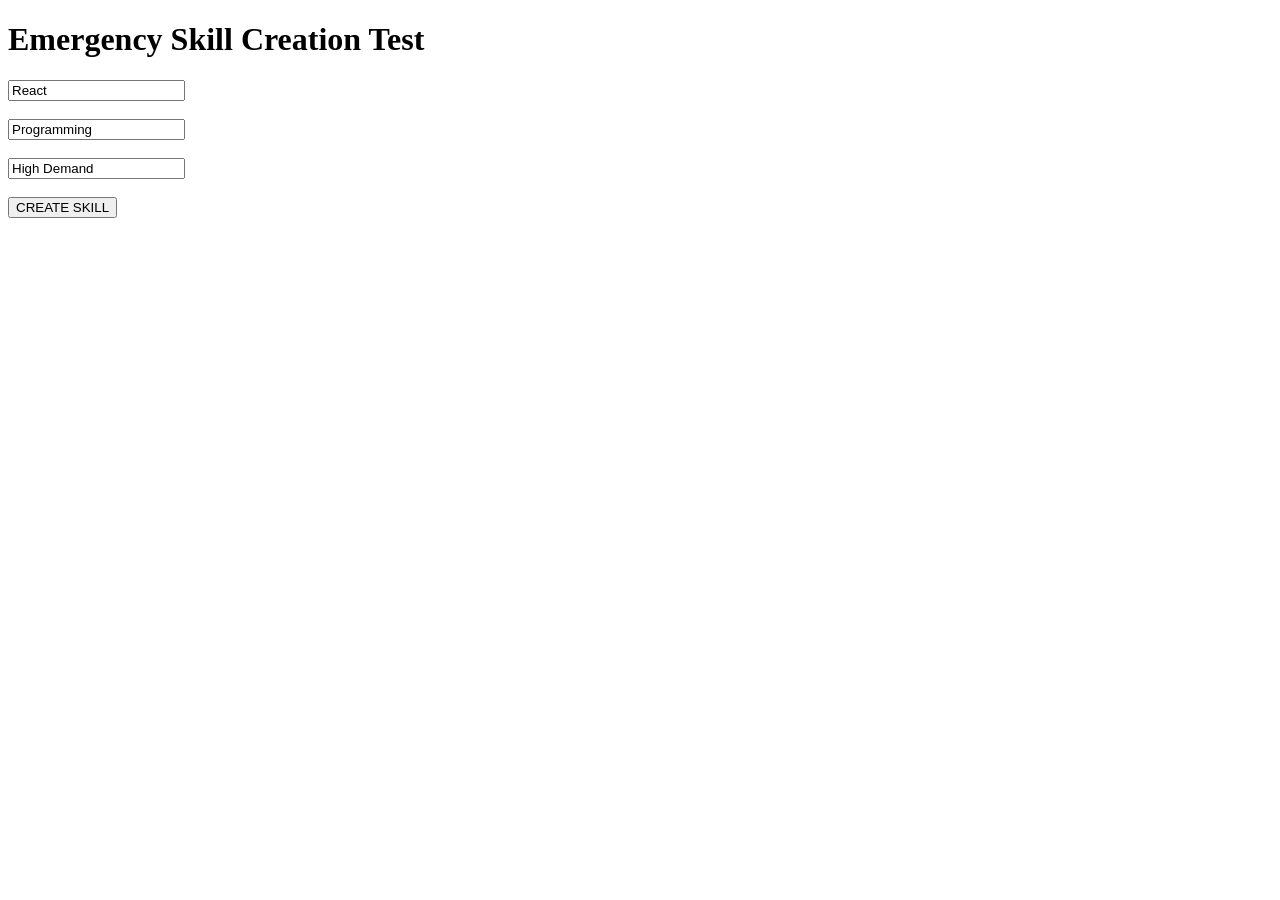
<file: emergency_test.html>
<!DOCTYPE html>
<html>
<head>
    <title>Emergency Skill Test</title>
</head>
<body>
    <h1>Emergency Skill Creation Test</h1>
    
    <form id="emergency-form">
        <input type="text" name="skill-name" placeholder="Skill Name" value="React" required><br><br>
        <input type="text" name="skill-category" placeholder="Category" value="Programming" required><br><br>
        <input type="text" name="description" placeholder="Description" value="High Demand" required><br><br>
        <input type="hidden" name="action" value="create">
        <input type="hidden" name="entity" value="skills">
        <button type="submit">CREATE SKILL</button>
    </form>
    
    <div id="result"></div>
    
    <script>
        document.getElementById('emergency-form').addEventListener('submit', async function(e) {
            e.preventDefault();
            
            const formData = new FormData(this);
            const data = new URLSearchParams(formData);
            
            console.log('Sending:', data.toString());
            
            try {
                const response = await fetch('/', {
                    method: 'POST',
                    headers: { 'Content-Type': 'application/x-www-form-urlencoded' },
                    body: data
                });
                
                const result = await response.json();
                console.log('Response:', result);
                document.getElementById('result').innerHTML = `
                    <h3>Result:</h3>
                    <pre>${JSON.stringify(result, null, 2)}</pre>
                `;
            } catch (error) {
                console.error('Error:', error);
                document.getElementById('result').innerHTML = `<h3>Error: ${error.message}</h3>`;
            }
        });
    </script>
</body>
</html>
</file>
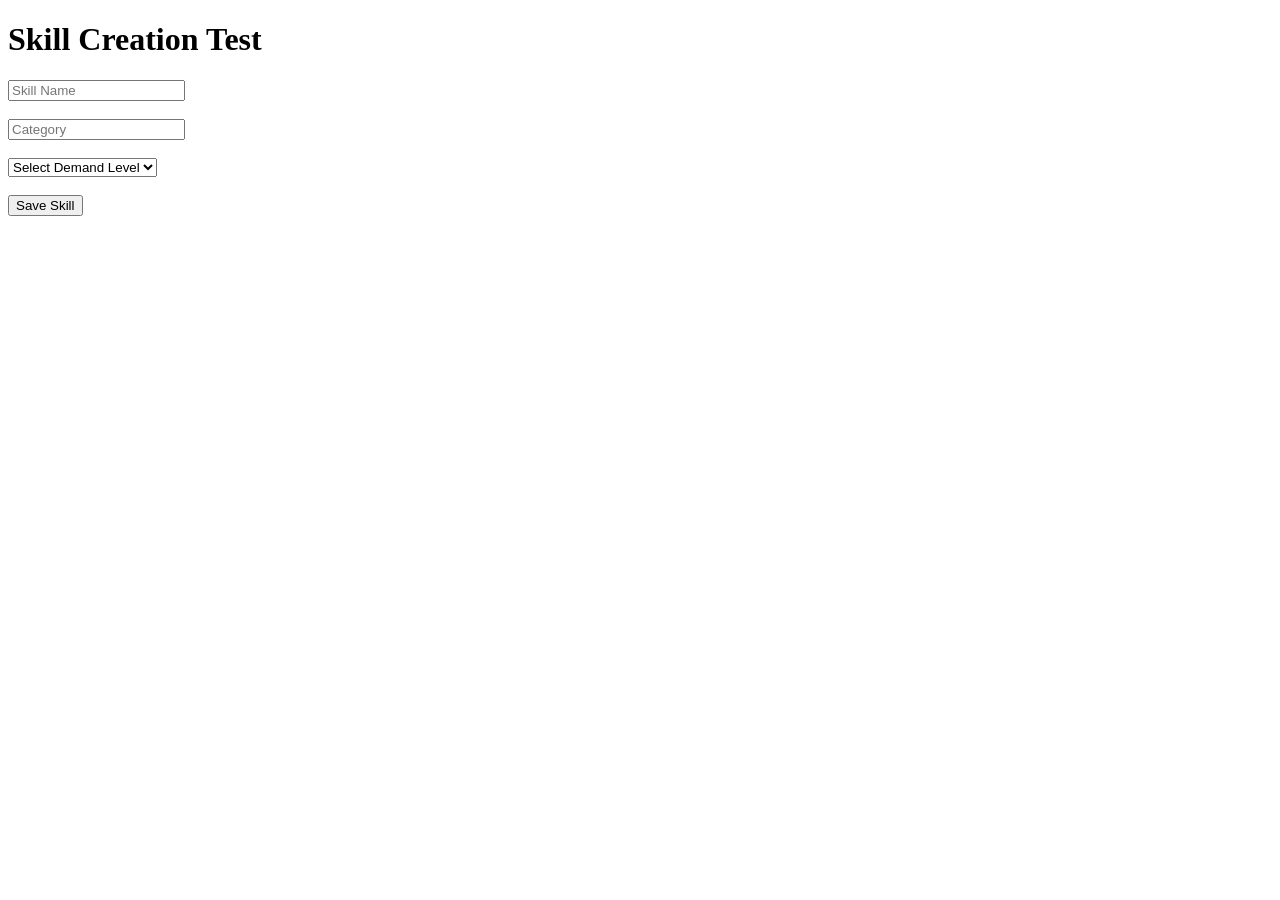
<file: test_skill.html>
<!DOCTYPE html>
<html>
<head>
    <title>Skill Test</title>
</head>
<body>
    <h1>Skill Creation Test</h1>
    <form id="skill-form">
        <input type="text" id="skill-name" placeholder="Skill Name" required><br><br>
        <input type="text" id="skill-category" placeholder="Category" required><br><br>
        <select id="skill-demand" required>
            <option value="">Select Demand Level</option>
            <option value="Low">Low</option>
            <option value="Medium">Medium</option>
            <option value="High">High</option>
        </select><br><br>
        <button type="submit">Save Skill</button>
    </form>
    
    <div id="result"></div>

    <script>
        document.getElementById('skill-form').addEventListener('submit', async function(e) {
            e.preventDefault();
            
            const formData = new FormData(this);
            console.log('Form data:', Object.fromEntries(formData));
            
            try {
                const response = await fetch('/', {
                    method: 'POST',
                    headers: { 'Content-Type': 'application/x-www-form-urlencoded' },
                    body: new URLSearchParams({
                        action: 'create',
                        entity: 'skills',
                        'skill-name': formData.get('skill-name'),
                        'skill-category': formData.get('skill-category'),
                        'skill-demand': formData.get('skill-demand')
                    })
                });
                
                console.log('Response status:', response.status);
                const result = await response.json();
                console.log('Result:', result);
                
                document.getElementById('result').innerHTML = JSON.stringify(result, null, 2);
            } catch (error) {
                console.error('Error:', error);
                document.getElementById('result').innerHTML = 'Error: ' + error.message;
            }
        });
    </script>
</body>
</html>
</file>
<file: styles.css>
/* SkillHub - Student Freelance Marketplace Styles */

:root {
    --primary-color: #2c3e50;
    --secondary-color: #34495e;
    --accent-color: #3498db;
    --success-color: #27ae60;
    --warning-color: #f39c12;
    --danger-color: #e74c3c;
    --info-color: #3498db;
    --light-color: #ecf0f1;
    --dark-color: #2c3e50;
    --text-color: #333;
    --border-color: #bdc3c7;
    --background-color: #ffffff;
    --card-background: #ffffff;
    --hover-color: #f8f9fa;
}

* {
    margin: 0;
    padding: 0;
    box-sizing: border-box;
}

body {
    font-family: 'Segoe UI', Tahoma, Geneva, Verdana, sans-serif;
    line-height: 1.6;
    color: var(--text-color);
    background-color: #f5f7fa;
}

/* Header and Navigation */
header {
    background: linear-gradient(135deg, #2c3e50 0%, #34495e 100%);
    color: white;
    padding: 1rem 0;
    box-shadow: 0 2px 10px rgba(0,0,0,0.1);
}

.nav-container {
    max-width: 1200px;
    margin: 0 auto;
    padding: 0 2rem;
    display: flex;
    justify-content: space-between;
    align-items: center;
}

.nav-title {
    font-size: 2rem;
    font-weight: bold;
    margin-bottom: 0.25rem;
}

.nav-subtitle {
    font-size: 0.9rem;
    opacity: 0.9;
    margin: 0;
}

.nav-menu {
    display: flex;
    list-style: none;
    gap: 2rem;
}

.nav-link {
    color: white;
    text-decoration: none;
    padding: 0.5rem 1rem;
    border-radius: 5px;
    transition: background-color 0.3s ease;
}

.nav-link:hover,
.nav-link.active {
    background-color: var(--accent-color);
    color: white;
}

/* Main Container */
.main-container {
    max-width: 1200px;
    margin: 0 auto;
    padding: 0 2rem;
}

/* Sections */
.section {
    display: none;
    background: white;
    border-radius: 10px;
    padding: 2rem;
    box-shadow: 0 4px 6px rgba(0,0,0,0.1);
    margin-bottom: 2rem;
}

.section.active {
    display: block;
}

.section h2 {
    color: var(--primary-color);
    font-size: 2rem;
    font-weight: 600;
    margin-bottom: 1rem;
}

/* Hero Section */
.hero-section {
    padding: 3rem 0;
}

.hero-content h1 {
    font-size: 3rem;
    font-weight: bold;
    color: var(--primary-color);
    margin-bottom: 1rem;
    line-height: 1.2;
}

.hero-content p {
    font-size: 1.2rem;
    color: #666;
    margin-bottom: 2rem;
}

.hero-buttons {
    display: flex;
    gap: 1rem;
}

.btn-large {
    padding: 1rem 2rem;
    font-size: 1.1rem;
    font-weight: 600;
}

/* Statistics Section */
.statistics-section {
    margin-top: 3rem;
    padding: 2rem 0;
    border-top: 1px solid var(--border-color);
}

.statistics-section h2 {
    color: var(--primary-color);
    font-size: 1.8rem;
    margin-bottom: 2rem;
    text-align: center;
}

.stats-horizontal {
    display: flex;
    justify-content: center;
    gap: 2rem;
    flex-wrap: wrap;
}

.stat-box {
    background: linear-gradient(135deg, var(--primary-color) 0%, var(--secondary-color) 100%);
    color: white;
    padding: 2rem;
    border-radius: 12px;
    text-align: center;
    box-shadow: 0 6px 12px rgba(0,0,0,0.15);
    transition: transform 0.3s ease, box-shadow 0.3s ease;
    border: 1px solid rgba(255, 255, 255, 0.1);
    min-width: 200px;
    flex: 1;
    max-width: 250px;
}

.stat-box:hover {
    transform: translateY(-5px);
    box-shadow: 0 8px 16px rgba(0,0,0,0.2);
}

.stat-icon {
    font-size: 2.5rem;
    margin-bottom: 1rem;
    opacity: 0.9;
}

.stat-content {
    display: flex;
    flex-direction: column;
    gap: 0.5rem;
}

.stat-number {
    font-size: 2.5rem;
    font-weight: bold;
    margin: 0;
    text-shadow: 0 2px 4px rgba(0,0,0,0.1);
}

.stat-label {
    font-size: 0.9rem;
    opacity: 0.95;
    font-weight: 500;
    text-transform: uppercase;
    letter-spacing: 0.5px;
}

/* Featured Tasks Section */
.featured-tasks,
.popular-skills {
    margin-top: 3rem;
}

.featured-tasks h2,
.popular-skills h2 {
    color: var(--primary-color);
    font-size: 1.8rem;
    margin-bottom: 1.5rem;
    text-align: center;
}

/* Task Grid */
.task-grid {
    display: grid;
    grid-template-columns: repeat(auto-fit, minmax(350px, 1fr));
    gap: 1.5rem;
    margin-top: 1.5rem;
}

.task-card {
    background: white;
    border-radius: 12px;
    padding: 1.5rem;
    box-shadow: 0 4px 6px rgba(0,0,0,0.1);
    border: 1px solid var(--border-color);
    transition: all 0.3s ease;
    cursor: pointer;
}

.task-card:hover {
    transform: translateY(-5px);
    box-shadow: 0 8px 16px rgba(0,0,0,0.15);
}

.task-card.featured {
    border-left: 4px solid var(--accent-color);
}

.task-header {
    display: flex;
    justify-content: space-between;
    align-items: flex-start;
    margin-bottom: 1rem;
}

.task-header h3 {
    color: var(--primary-color);
    font-size: 1.2rem;
    margin: 0;
    flex: 1;
}

.task-budget {
    background: var(--success-color);
    color: white;
    padding: 0.25rem 0.75rem;
    border-radius: 20px;
    font-weight: bold;
    font-size: 0.9rem;
}

.task-description {
    color: #666;
    margin-bottom: 1rem;
    line-height: 1.5;
}

.task-meta {
    display: flex;
    flex-wrap: wrap;
    gap: 0.5rem;
    margin-bottom: 1rem;
}

.task-skill,
.task-difficulty,
.task-hours,
.task-deadline {
    background: var(--hover-color);
    padding: 0.25rem 0.5rem;
    border-radius: 15px;
    font-size: 0.8rem;
    font-weight: 500;
}

.task-difficulty.beginner {
    background: #d4edda;
    color: #155724;
}

.task-difficulty.intermediate {
    background: #fff3cd;
    color: #856404;
}

.task-difficulty.advanced {
    background: #f8d7da;
    color: #721c24;
}

.task-footer {
    display: flex;
    justify-content: space-between;
    align-items: center;
    font-size: 0.8rem;
    color: #888;
}

/* Skills Showcase */
.skills-showcase {
    display: grid;
    grid-template-columns: repeat(auto-fit, minmax(200px, 1fr));
    gap: 1rem;
}

.skill-card {
    background: white;
    border: 1px solid var(--border-color);
    border-radius: 8px;
    padding: 1rem;
    text-align: center;
    transition: all 0.3s ease;
}

.skill-card:hover {
    transform: translateY(-2px);
    box-shadow: 0 4px 8px rgba(0,0,0,0.1);
}

.skill-card h4 {
    color: var(--primary-color);
    margin-bottom: 0.5rem;
}

.skill-category {
    color: #666;
    font-size: 0.9rem;
    margin-bottom: 0.5rem;
}

.skill-stats {
    display: flex;
    justify-content: space-between;
    font-size: 0.8rem;
}

.skill-demand.high {
    color: var(--success-color);
    font-weight: bold;
}

.skill-demand.medium {
    color: var(--warning-color);
    font-weight: bold;
}

.skill-demand.low {
    color: #888;
}

/* Tasks Page */
.tasks-header {
    display: flex;
    justify-content: space-between;
    align-items: center;
    margin-bottom: 2rem;
    flex-wrap: wrap;
    gap: 1rem;
}

.tasks-header h2 {
    margin: 0;
}

.tasks-filters {
    display: flex;
    gap: 1rem;
    align-items: center;
    flex-wrap: wrap;
}

.tasks-filters select,
.tasks-filters input {
    padding: 0.5rem;
    border: 1px solid var(--border-color);
    border-radius: 5px;
    font-size: 0.9rem;
}

.tasks-filters input {
    width: 200px;
}

.no-tasks {
    text-align: center;
    padding: 3rem;
    color: #888;
    font-size: 1.1rem;
}

/* Post Task Form */
.post-task-container {
    max-width: 800px;
    margin: 0 auto;
}

.task-form {
    background: var(--hover-color);
    padding: 2rem;
    border-radius: 12px;
    border: 1px solid var(--border-color);
}

.form-row {
    display: grid;
    grid-template-columns: 1fr 1fr;
    gap: 1rem;
}

.form-group {
    margin-bottom: 1.5rem;
}

.form-group label {
    display: block;
    margin-bottom: 0.5rem;
    font-weight: 600;
    color: var(--primary-color);
}

.form-group input,
.form-group select,
.form-group textarea {
    width: 100%;
    padding: 0.75rem;
    border: 1px solid var(--border-color);
    border-radius: 5px;
    font-size: 1rem;
    transition: border-color 0.3s ease;
}

.form-group input[type="text"]#task-skill {
    background-color: #f8f9fa;
    font-weight: 500;
    text-transform: capitalize;
}

.form-hint {
    display: block;
    margin-top: 0.5rem;
    color: #666;
    font-size: 0.85rem;
    font-style: italic;
}

.form-group input:focus,
.form-group select:focus,
.form-group textarea:focus {
    outline: none;
    border-color: var(--accent-color);
    box-shadow: 0 0 0 2px rgba(52, 152, 219, 0.25);
}

.form-group textarea {
    resize: vertical;
    min-height: 100px;
}

.form-actions {
    display: flex;
    gap: 1rem;
    justify-content: flex-end;
    margin-top: 2rem;
    padding-top: 1rem;
    border-top: 1px solid var(--border-color);
}

/* Profile Section */
.profile-container {
    max-width: 1000px;
    margin: 0 auto;
}

.profile-content {
    display: grid;
    grid-template-columns: 300px 1fr;
    gap: 2rem;
}

.profile-sidebar {
    background: var(--hover-color);
    padding: 2rem;
    border-radius: 12px;
    border: 1px solid var(--border-color);
    text-align: center;
}

.avatar-placeholder {
    width: 100px;
    height: 100px;
    background: var(--primary-color);
    border-radius: 50%;
    display: flex;
    align-items: center;
    justify-content: center;
    font-size: 3rem;
    margin: 0 auto 1rem;
}

.profile-sidebar h3 {
    color: var(--primary-color);
    margin-bottom: 0.5rem;
}

.profile-sidebar p {
    color: #666;
    margin-bottom: 1.5rem;
}

.profile-stats {
    display: flex;
    flex-direction: column;
    gap: 1rem;
}

.profile-stat {
    background: white;
    padding: 1rem;
    border-radius: 8px;
    border: 1px solid var(--border-color);
}

.profile-stat span:first-child {
    display: block;
    font-size: 1.5rem;
    font-weight: bold;
    color: var(--accent-color);
}

.profile-stat span:last-child {
    font-size: 0.8rem;
    color: #888;
}

.profile-main {
    display: flex;
    flex-direction: column;
    gap: 2rem;
}

.profile-section {
    background: var(--hover-color);
    padding: 1.5rem;
    border-radius: 12px;
    border: 1px solid var(--border-color);
}

.profile-section h3 {
    color: var(--primary-color);
    margin-bottom: 1rem;
}

.profile-skills {
    display: flex;
    flex-wrap: wrap;
    gap: 0.5rem;
    margin-bottom: 1rem;
}

.profile-skill {
    background: white;
    padding: 0.5rem 1rem;
    border-radius: 20px;
    border: 1px solid var(--border-color);
    display: flex;
    align-items: center;
    gap: 0.5rem;
}

.applications-list,
.reviews-list {
    display: flex;
    flex-direction: column;
    gap: 1rem;
}

.application-item,
.review-item {
    background: white;
    padding: 1rem;
    border-radius: 8px;
    border: 1px solid var(--border-color);
}

.application-status {
    padding: 0.25rem 0.5rem;
    border-radius: 15px;
    font-size: 0.8rem;
    font-weight: bold;
}

.application-status.pending {
    background: #fff3cd;
    color: #856404;
}

.application-status.rejected {
    background: #f8d7da;
    color: #721c24;
}

.review-rating {
    color: var(--warning-color);
    margin-bottom: 0.5rem;
}

.review-comment {
    font-style: italic;
    color: #666;
    margin-bottom: 0.5rem;
}

.review-meta {
    display: flex;
    justify-content: space-between;
    font-size: 0.8rem;
    color: #888;
}

/* Buttons */
.btn {
    padding: 0.5rem 1rem;
    border: none;
    border-radius: 5px;
    cursor: pointer;
    font-size: 0.9rem;
    font-weight: 500;
    text-decoration: none;
    display: inline-block;
    transition: all 0.3s ease;
    text-align: center;
}

.btn-primary {
    background: linear-gradient(135deg, var(--primary-color) 0%, var(--secondary-color) 100%);
    color: white;
}

.btn-primary:hover {
    transform: translateY(-2px);
    box-shadow: 0 4px 8px rgba(0,0,0,0.2);
}

.btn-secondary {
    background-color: var(--secondary-color);
    color: white;
}

.btn-secondary:hover {
    background-color: #2c3e50;
}

.btn-sm {
    padding: 0.25rem 0.5rem;
    font-size: 0.8rem;
}

/* Modal Styles */
.modal {
    display: none;
    position: fixed;
    z-index: 1000;
    left: 0;
    top: 0;
    width: 100%;
    height: 100%;
    background-color: rgba(0, 0, 0, 0.5);
    animation: fadeIn 0.3s;
}

.modal-content {
    background-color: #fff;
    margin: 5% auto;
    padding: 0;
    border-radius: 12px;
    width: 90%;
    max-width: 600px;
    max-height: 90vh;
    overflow-y: auto;
    animation: slideIn 0.3s;
}

.modal-header {
    background-color: var(--primary-color);
    color: white;
    padding: 1.5rem;
    border-radius: 12px 12px 0 0;
    display: flex;
    justify-content: space-between;
    align-items: center;
}

.modal-header h2 {
    margin: 0;
    font-size: 1.5rem;
}

.close {
    color: white;
    font-size: 28px;
    font-weight: bold;
    cursor: pointer;
    line-height: 1;
}

.close:hover {
    opacity: 0.7;
}

.modal-body {
    padding: 2rem;
}

/* Task Details */
.task-details {
    max-width: 600px;
}

.task-detail-header {
    display: flex;
    justify-content: space-between;
    align-items: flex-start;
    margin-bottom: 1.5rem;
}

.task-detail-header h3 {
    color: var(--primary-color);
    margin: 0;
    flex: 1;
}

.task-budget-large {
    background: var(--success-color);
    color: white;
    padding: 0.5rem 1rem;
    border-radius: 20px;
    font-weight: bold;
    font-size: 1.1rem;
}

.task-description-full {
    color: #666;
    margin-bottom: 1.5rem;
    line-height: 1.6;
}

.task-detail-meta {
    background: var(--hover-color);
    padding: 1rem;
    border-radius: 8px;
    margin-bottom: 1.5rem;
}

.meta-item {
    margin-bottom: 0.5rem;
}

.difficulty-badge {
    padding: 0.25rem 0.5rem;
    border-radius: 15px;
    font-size: 0.8rem;
    font-weight: bold;
}

.status-badge {
    padding: 0.25rem 0.5rem;
    border-radius: 15px;
    font-size: 0.8rem;
    font-weight: bold;
}

.status-badge.open {
    background: #d4edda;
    color: #155724;
}

.status-badge.in_progress {
    background: #cce5ff;
    color: #004085;
}

.status-badge.completed {
    background: #d1ecf1;
    color: #0c5460;
}

.task-actions {
    text-align: center;
}

/* Application Form */
.application-form {
    max-width: 500px;
}

.application-form h3 {
    color: var(--primary-color);
    margin-bottom: 1.5rem;
}

.btn-clear-storage {
    background: var(--danger-color);
    color: white;
    border: none;
    padding: 0.5rem 1rem;
    border-radius: 5px;
    cursor: pointer;
    font-size: 0.8rem;
    transition: background-color 0.3s ease;
}

.btn-clear-storage:hover {
    background: #c0392b;
}

/* User Type Selector */
.user-type-selector {
    display: flex;
    justify-content: center;
    gap: 2rem;
    margin-bottom: 2rem;
    padding: 1rem;
    background: var(--hover-color);
    border-radius: 8px;
}

.radio-label {
    display: flex;
    align-items: center;
    gap: 0.5rem;
    cursor: pointer;
    padding: 0.5rem 1rem;
    border-radius: 20px;
    border: 2px solid var(--border-color);
    transition: all 0.3s ease;
}

.radio-label input[type="radio"] {
    margin: 0;
}

.radio-label:hover {
    background: var(--accent-color);
    color: white;
}

.radio-label input[type="radio"]:checked + span {
    color: var(--accent-color);
}

/* Dynamic form fields */
#student-fields,
#client-fields {
    transition: all 0.3s ease;
}

/* Enhanced Authentication Forms */
.auth-container {
    max-width: 500px;
    margin: 0 auto;
    padding: 2rem 0;
}

.auth-form {
    background: var(--hover-color);
    padding: 2rem;
    border-radius: 12px;
    border: 1px solid var(--border-color);
    box-shadow: 0 4px 6px rgba(0,0,0,0.1);
}

.checkbox-label {
    display: flex;
    align-items: center;
    gap: 0.5rem;
    font-weight: normal;
}

.checkbox-label input[type="checkbox"] {
    width: auto;
    margin: 0;
}

.btn-link {
    color: var(--accent-color);
    text-decoration: none;
    font-size: 0.9rem;
    transition: color 0.3s ease;
}

.btn-link:hover {
    color: var(--primary-color);
    text-decoration: underline;
}

.link {
    color: var(--accent-color);
    text-decoration: none;
}

.link:hover {
    text-decoration: underline;
}

/* Payment Forms */
.payment-container {
    max-width: 800px;
    margin: 0 auto;
}

.payment-form {
    background: var(--hover-color);
    padding: 2rem;
    border-radius: 12px;
    border: 1px solid var(--border-color);
    margin-top: 2rem;
}

.payment-details {
    background: white;
    padding: 2rem;
    border-radius: 12px;
    border: 1px solid var(--border-color);
    margin-bottom: 2rem;
}

.payment-summary h3 {
    color: var(--primary-color);
    margin-bottom: 1.5rem;
    text-align: center;
}

.payment-item {
    display: flex;
    justify-content: space-between;
    padding: 0.75rem 0;
    border-bottom: 1px solid var(--border-color);
}

.payment-item:last-child {
    border-bottom: none;
}

.payment-total {
    display: flex;
    justify-content: space-between;
    padding: 1rem 0;
    background: var(--primary-color);
    color: white;
    border-radius: 8px;
    margin-top: 1rem;
    font-weight: bold;
}

.payment-amount {
    font-weight: bold;
    color: var(--success-color);
}

.payment-total-amount {
    font-size: 1.2rem;
    font-weight: bold;
}

.payment-fields {
    margin-top: 1.5rem;
}

.payment-info {
    text-align: center;
    padding: 2rem;
    background: white;
    border-radius: 8px;
    border: 1px solid var(--border-color);
}

#card-number,
#card-name {
    text-transform: uppercase;
}

#card-expiry {
    text-transform: uppercase;
    letter-spacing: 2px;
}

#card-cvv {
    letter-spacing: 2px;
    font-family: monospace;
}
.notification {
    position: fixed;
    top: 20px;
    right: 20px;
    padding: 1rem 1.5rem;
    border-radius: 8px;
    color: white;
    font-weight: 500;
    z-index: 2000;
    animation: slideInRight 0.3s ease-out;
    max-width: 300px;
}

.notification.success {
    background-color: var(--success-color);
}

.notification.error {
    background-color: var(--danger-color);
}

.notification.info {
    background-color: var(--info-color);
}

.notification.warning {
    background-color: var(--warning-color);
    color: var(--text-color);
}

/* Animations */
@keyframes fadeIn {
    from { opacity: 0; }
    to { opacity: 1; }
}

@keyframes slideIn {
    from {
        transform: translateY(-50px);
        opacity: 0;
    }
    to {
        transform: translateY(0);
        opacity: 1;
    }
}

@keyframes slideInRight {
    from {
        transform: translateX(100%);
        opacity: 0;
    }
    to {
        transform: translateX(0);
        opacity: 1;
    }
}

/* Responsive Design */
@media (max-width: 768px) {
    .nav-container {
        flex-direction: column;
        text-align: center;
        gap: 1rem;
    }
    
    .nav-menu {
        flex-wrap: wrap;
        justify-content: center;
        gap: 1rem;
    }
    
    .hero-content h1 {
        font-size: 2rem;
    }
    
    .hero-buttons {
        justify-content: center;
        flex-wrap: wrap;
    }
    
    .stats-horizontal {
        flex-direction: column;
        align-items: center;
        gap: 1rem;
    }
    
    .stat-box {
        max-width: 300px;
        width: 100%;
    }
    
    .tasks-header {
        flex-direction: column;
        align-items: flex-start;
    }
    
    .tasks-filters {
        width: 100%;
        justify-content: flex-start;
    }
    
    .form-row {
        grid-template-columns: 1fr;
    }
    
    .profile-content {
        grid-template-columns: 1fr;
    }
    
    .task-grid {
        grid-template-columns: 1fr;
    }
    
    .skills-showcase {
        grid-template-columns: repeat(auto-fit, minmax(150px, 1fr));
    }
}

@media (max-width: 480px) {
    .main-container {
        padding: 0 1rem;
    }
    
    .section {
        padding: 1rem;
    }
    
    .modal-content {
        width: 95%;
        margin: 10px;
    }
    
    .form-actions {
        flex-direction: column;
    }
    
    .btn {
        width: 100%;
    }
}
</file>
